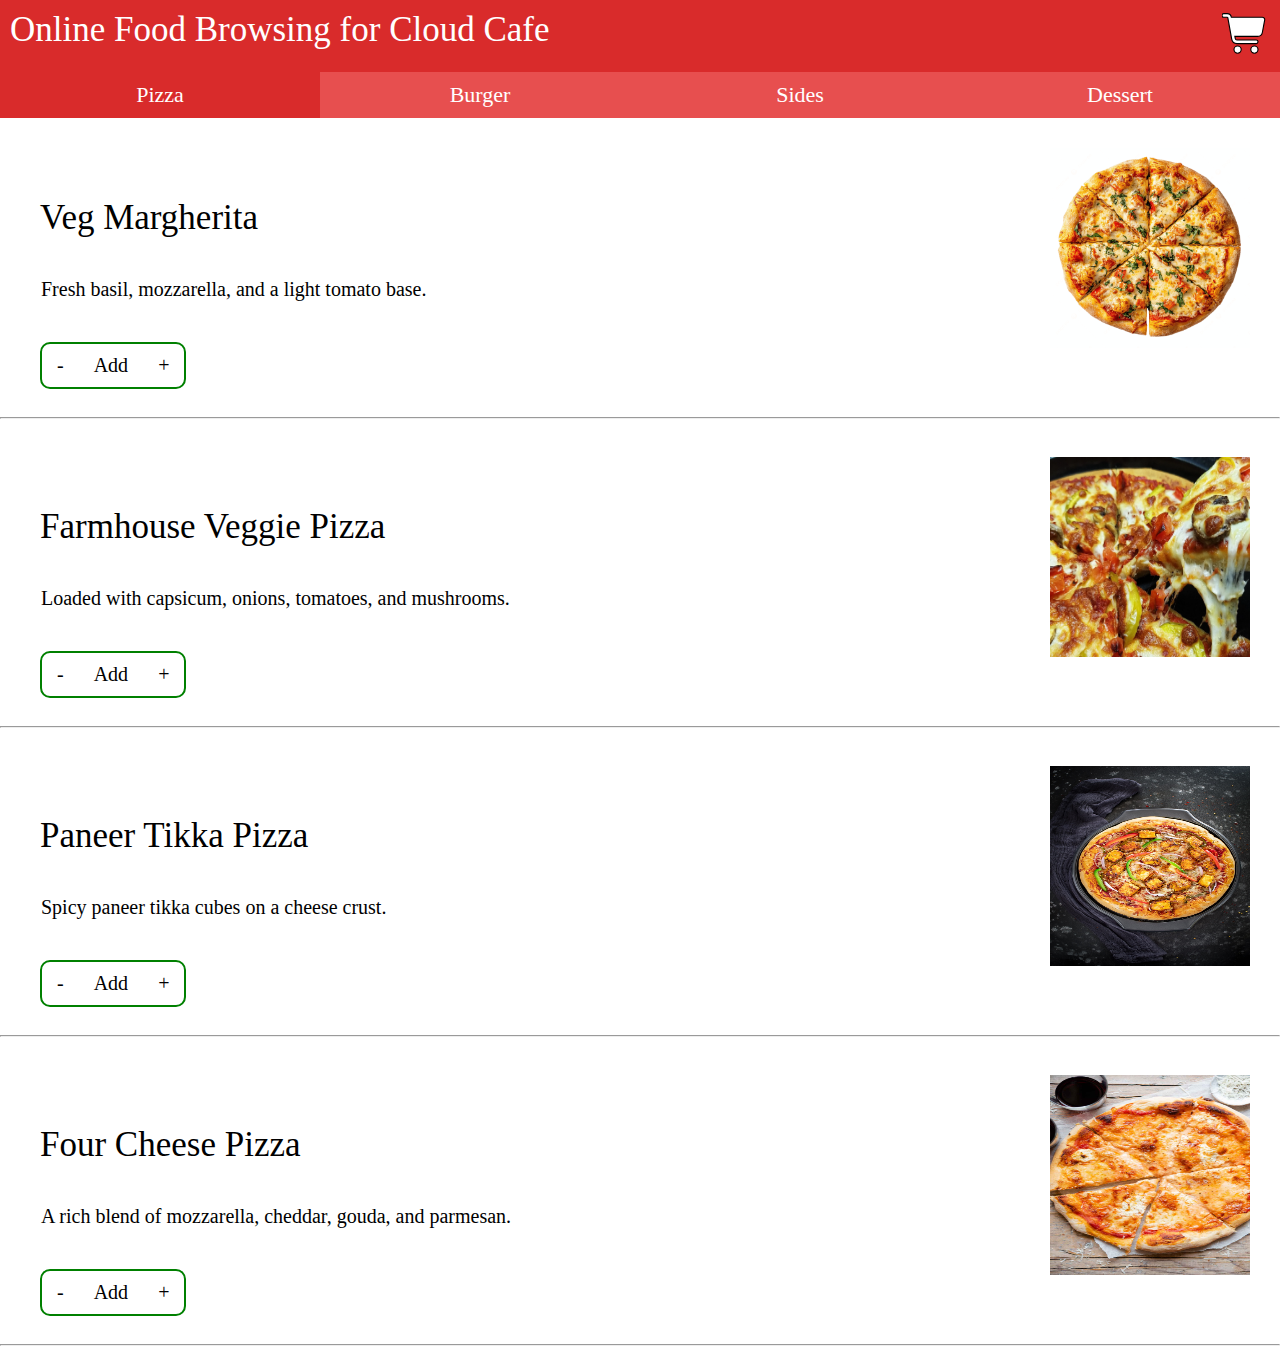
<file: index.html>
<!DOCTYPE html>
<html lang="en">
<head>
    <meta charset="UTF-8">
    <meta name="viewport" content="width=device-width, initial-scale=1.0">
    <title>Document</title>
    <link rel="stylesheet" href="food.css">
    <link rel="stylesheet" href="food1.css">
</head>
<body>
    <div id="title">
        <h2 id="cafe">Online Food Browsing for Cloud Cafe</h2>
        <div id="cart">
            <svg xmlns="http://www.w3.org/2000/svg" viewBox="0 0 640 640" id="car"><path d="M24 48C10.7 48 0 58.7 0 72C0 85.3 10.7 96 24 96L69.3 96C73.2 96 76.5 98.8 77.2 102.6L129.3 388.9C135.5 423.1 165.3 448 200.1 448L456 448C469.3 448 480 437.3 480 424C480 410.7 469.3 400 456 400L200.1 400C188.5 400 178.6 391.7 176.5 380.3L171.4 352L475 352C505.8 352 532.2 330.1 537.9 299.8L568.9 133.9C572.6 114.2 557.5 96 537.4 96L124.7 96L124.3 94C119.5 67.4 96.3 48 69.2 48L24 48zM208 576C234.5 576 256 554.5 256 528C256 501.5 234.5 480 208 480C181.5 480 160 501.5 160 528C160 554.5 181.5 576 208 576zM432 576C458.5 576 480 554.5 480 528C480 501.5 458.5 480 432 480C405.5 480 384 501.5 384 528C384 554.5 405.5 576 432 576z"/></svg>
        </div>
    </div>
    <div id="browse">
        <div id="pizza">
            <a href="index.html">Pizza</a>
        </div>
        <div id="burger">
            <a href="food2.html">Burger</a>
        </div>
        <div id="sides">
            <a href="food3.html">Sides</a>
        </div>
        <div id="dessert">
            <a href="food4.html">Dessert</a>
        </div>
    </div>
    <div class="piz1">
        <div>
            <p class="name">Veg Margherita</p>
            <p>Fresh basil, mozzarella, and a light tomato base.</p>
            <div class="acart">
                <div class="minus">
                    <p>-</p>
                </div>
                <div class="Add">
                    <p>Add</p>
                </div>
                <div class="plus">
                    <p>+</p>
                </div>
            </div>
        </div>
        <img src="piz1.jpg">
    </div>
    <hr>
    <div class="piz1">
        <div>
            <p class="name">Farmhouse Veggie Pizza</p>
            <p>Loaded with capsicum, onions, tomatoes, and mushrooms.</p>
            <div class="acart">
                <div class="minus">
                    <p>-</p>
                </div>
                <div class="Add">
                    <p>Add</p>
                </div>
                <div class="plus">
                    <p>+</p>
                </div>
            </div>
        </div>
        <img src="piz2.jpg">
        
    </div>
    <hr>
    <div class="piz1"> 
        <div>
            <p class="name">Paneer Tikka Pizza</p>
            <p>Spicy paneer tikka cubes on a cheese crust.</p>
            <div class="acart">
                <div class="minus">
                    <p>-</p>
                </div>
                <div class="Add">
                    <p>Add</p>
                </div>
                <div class="plus">
                    <p>+</p>
                </div>
            </div>
        </div>
        <img src="piz3.jpg">
    </div>
    <hr>
    <div class="piz1">
        <div>
            <p class="name">Four Cheese Pizza</p>
            <p>A rich blend of mozzarella, cheddar, gouda, and parmesan.</p>
            <div class="acart">
                <div class="minus">
                    <p>-</p>
                </div>
                <div class="Add">
                    <p>Add</p>
                </div>
                <div class="plus">
                    <p>+</p>
                </div>
            </div>
        </div>
        <img src="piz4.jpg">
    </div>
    <hr>

    <script src="food.js"></script>
    
</body>
</html>
</file>
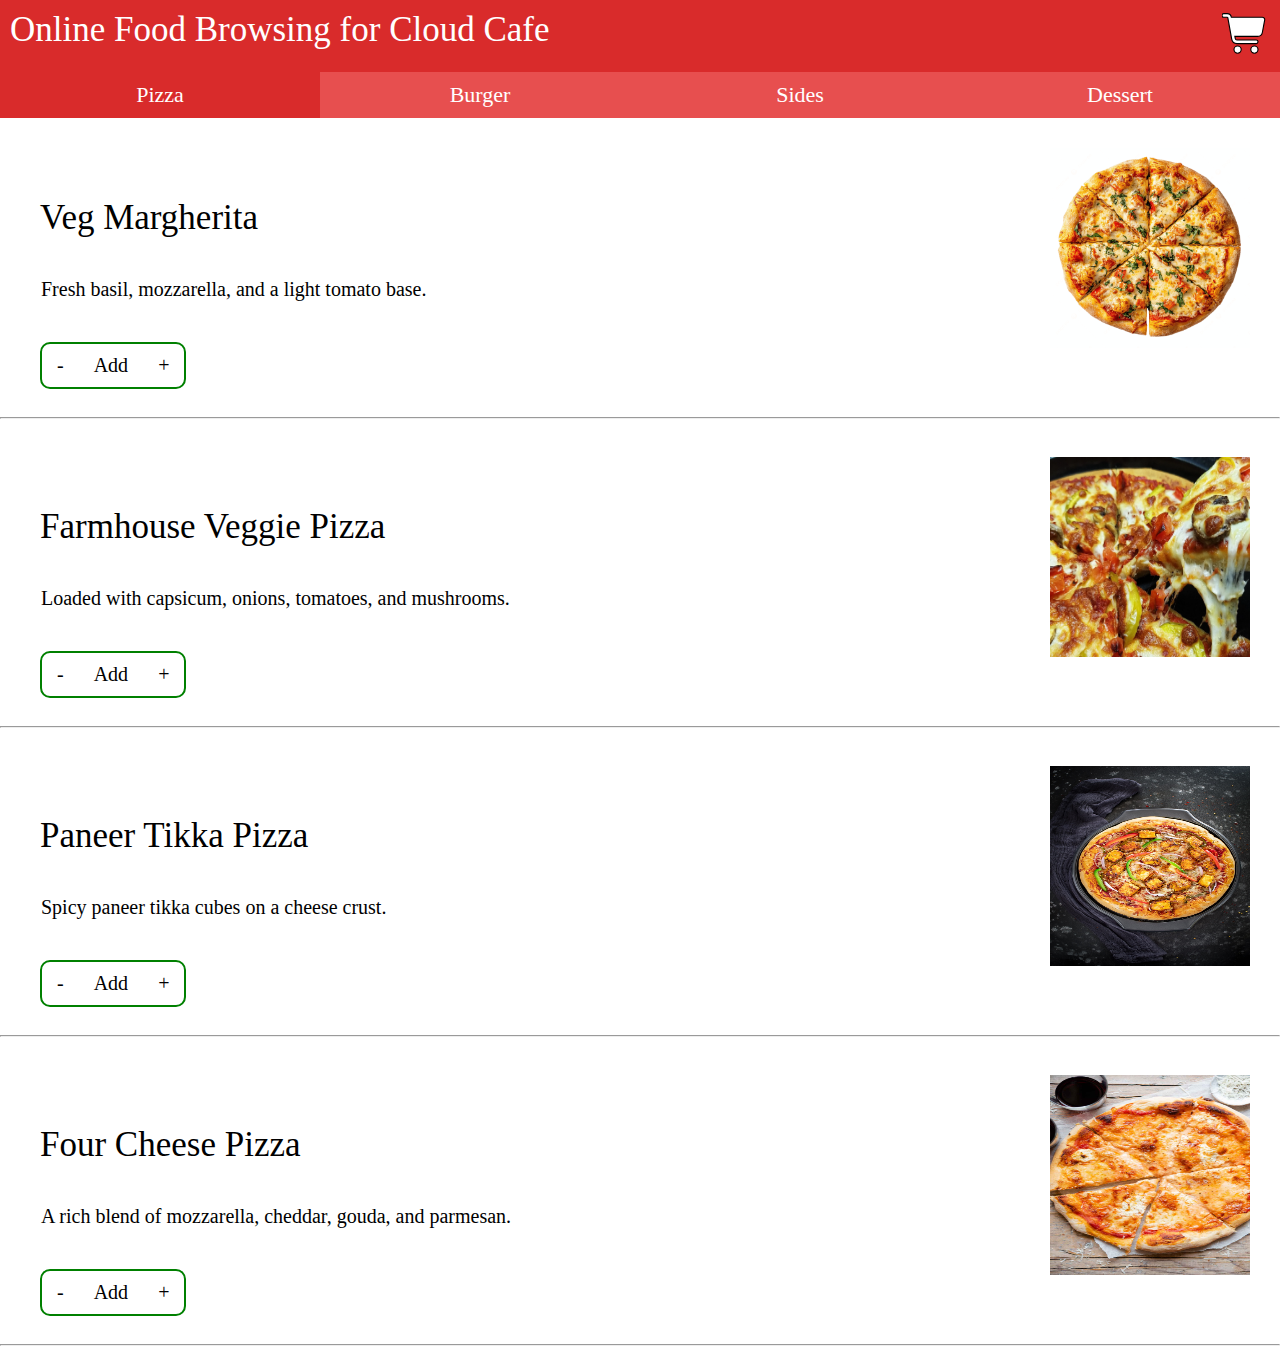
<file: food1.html>
<!DOCTYPE html>
<html lang="en">
<head>
    <meta charset="UTF-8">
    <meta name="viewport" content="width=device-width, initial-scale=1.0">
    <title>Document</title>
    <link rel="stylesheet" href="food.css">
    <link rel="stylesheet" href="food1.css">
</head>
<body>
    <div id="title">
        <h2 id="cafe">Online Food Browsing for Cloud Cafe</h2>
        <div id="cart">
            <svg xmlns="http://www.w3.org/2000/svg" viewBox="0 0 640 640" id="car"><path d="M24 48C10.7 48 0 58.7 0 72C0 85.3 10.7 96 24 96L69.3 96C73.2 96 76.5 98.8 77.2 102.6L129.3 388.9C135.5 423.1 165.3 448 200.1 448L456 448C469.3 448 480 437.3 480 424C480 410.7 469.3 400 456 400L200.1 400C188.5 400 178.6 391.7 176.5 380.3L171.4 352L475 352C505.8 352 532.2 330.1 537.9 299.8L568.9 133.9C572.6 114.2 557.5 96 537.4 96L124.7 96L124.3 94C119.5 67.4 96.3 48 69.2 48L24 48zM208 576C234.5 576 256 554.5 256 528C256 501.5 234.5 480 208 480C181.5 480 160 501.5 160 528C160 554.5 181.5 576 208 576zM432 576C458.5 576 480 554.5 480 528C480 501.5 458.5 480 432 480C405.5 480 384 501.5 384 528C384 554.5 405.5 576 432 576z"/></svg>
        </div>
    </div>
    <div id="browse">
        <div id="pizza">
            <a href="food1.html">Pizza</a>
        </div>
        <div id="burger">
            <a href="food2.html">Burger</a>
        </div>
        <div id="sides">
            <a href="food3.html">Sides</a>
        </div>
        <div id="dessert">
            <a href="food4.html">Dessert</a>
        </div>
    </div>
    <div class="piz1">
        <div>
            <p class="name">Veg Margherita</p>
            <p>Fresh basil, mozzarella, and a light tomato base.</p>
            <div class="acart">
                <div class="minus">
                    <p>-</p>
                </div>
                <div class="Add">
                    <p>Add</p>
                </div>
                <div class="plus">
                    <p>+</p>
                </div>
            </div>
        </div>
        <img src="piz1.jpg">
    </div>
    <hr>
    <div class="piz1">
        <div>
            <p class="name">Farmhouse Veggie Pizza</p>
            <p>Loaded with capsicum, onions, tomatoes, and mushrooms.</p>
            <div class="acart">
                <div class="minus">
                    <p>-</p>
                </div>
                <div class="Add">
                    <p>Add</p>
                </div>
                <div class="plus">
                    <p>+</p>
                </div>
            </div>
        </div>
        <img src="piz2.jpg">
        
    </div>
    <hr>
    <div class="piz1"> 
        <div>
            <p class="name">Paneer Tikka Pizza</p>
            <p>Spicy paneer tikka cubes on a cheese crust.</p>
            <div class="acart">
                <div class="minus">
                    <p>-</p>
                </div>
                <div class="Add">
                    <p>Add</p>
                </div>
                <div class="plus">
                    <p>+</p>
                </div>
            </div>
        </div>
        <img src="piz3.jpg">
    </div>
    <hr>
    <div class="piz1">
        <div>
            <p class="name">Four Cheese Pizza</p>
            <p>A rich blend of mozzarella, cheddar, gouda, and parmesan.</p>
            <div class="acart">
                <div class="minus">
                    <p>-</p>
                </div>
                <div class="Add">
                    <p>Add</p>
                </div>
                <div class="plus">
                    <p>+</p>
                </div>
            </div>
        </div>
        <img src="piz4.jpg">
    </div>
    <hr>

    <script src="food.js"></script>
    
</body>
</html>
</file>
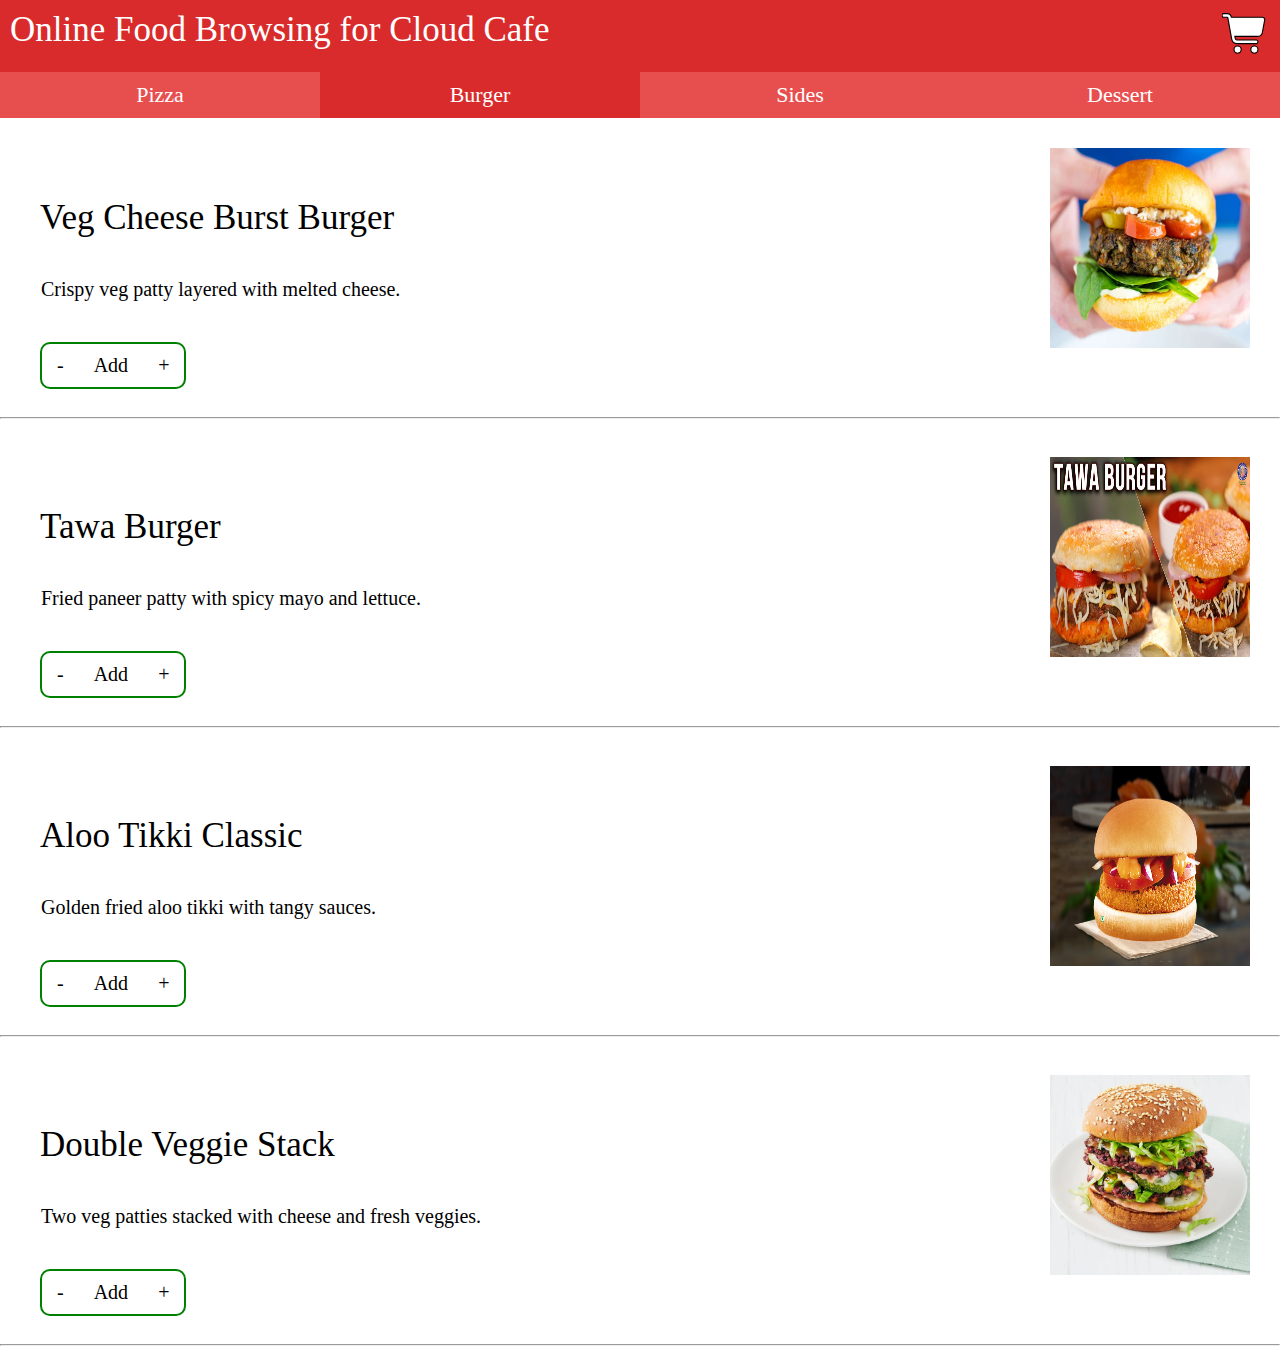
<file: food2.html>
<!DOCTYPE html>
<html lang="en">
<head>
    <meta charset="UTF-8">
    <meta name="viewport" content="width=device-width, initial-scale=1.0">
    <title>Document</title>
    <link rel="stylesheet" href="food.css">
    <link rel="stylesheet" href="food2.css">
</head>
<body>
    <div id="title">
        <h2 id="cafe">Online Food Browsing for Cloud Cafe</h2>
        <div id="cart">
            <svg xmlns="http://www.w3.org/2000/svg" viewBox="0 0 640 640" id="car"><path d="M24 48C10.7 48 0 58.7 0 72C0 85.3 10.7 96 24 96L69.3 96C73.2 96 76.5 98.8 77.2 102.6L129.3 388.9C135.5 423.1 165.3 448 200.1 448L456 448C469.3 448 480 437.3 480 424C480 410.7 469.3 400 456 400L200.1 400C188.5 400 178.6 391.7 176.5 380.3L171.4 352L475 352C505.8 352 532.2 330.1 537.9 299.8L568.9 133.9C572.6 114.2 557.5 96 537.4 96L124.7 96L124.3 94C119.5 67.4 96.3 48 69.2 48L24 48zM208 576C234.5 576 256 554.5 256 528C256 501.5 234.5 480 208 480C181.5 480 160 501.5 160 528C160 554.5 181.5 576 208 576zM432 576C458.5 576 480 554.5 480 528C480 501.5 458.5 480 432 480C405.5 480 384 501.5 384 528C384 554.5 405.5 576 432 576z"/></svg>
        </div>
    </div>
    <div id="browse">
        <div id="pizza">
            <a href="food1.html">Pizza</a>
        </div>
        <div id="burger">
            <a href="food2.html">Burger</a>
        </div>
        <div id="sides">
            <a href="food3.html">Sides</a>
        </div>
        <div id="dessert">
            <a href="food4.html">Dessert</a>
        </div>
    </div>
    <div class="bur">
        <div>
            <p class="name">Veg Cheese Burst Burger</p>
            <p>Crispy veg patty layered with melted cheese.</p>
            <div class="acart">
                <div class="minus">
                    <p>-</p>
                </div>
                <div class="Add">
                    <p>Add</p>
                </div>
                <div class="plus">
                    <p>+</p>
                </div>
            </div>
        </div>
        <img src="bur1.jpg">
    </div>
    <hr>
    <div class="bur">
        <div>
            <p class="name">Tawa Burger</p>
            <p>Fried paneer patty with spicy mayo and lettuce.</p>
            <div class="acart">
                <div class="minus">
                    <p>-</p>
                </div>
                <div class="Add">
                    <p>Add</p>
                </div>
                <div class="plus">
                    <p>+</p>
                </div>
            </div>
        </div>
        <img src="bur2.jpg">
    </div>
    <hr>
    <div class="bur">
        <div>
            <p class="name">Aloo Tikki Classic</p>
            <p>Golden fried aloo tikki with tangy sauces.</p>
            <div class="acart">
                <div class="minus">
                    <p>-</p>
                </div>
                <div class="Add">
                    <p>Add</p>
                </div>
                <div class="plus">
                    <p>+</p>
                </div>
            </div>
        </div>
        <img src="bur3.jpg">
    </div>
    <hr>
    <div class="bur">
        <div>
            <p class="name">Double Veggie Stack</p>
            <p>Two veg patties stacked with cheese and fresh veggies.</p>
            <div class="acart">
                <div class="minus">
                    <p>-</p>
                </div>
                <div class="Add">
                    <p>Add</p>
                </div>
                <div class="plus">
                    <p>+</p>
                </div>
            </div>
        </div>
        <img src="bur4.jpg">
    </div>
    <hr>
    <script src="food.js"></script>
    
</body>
</html>
</file>
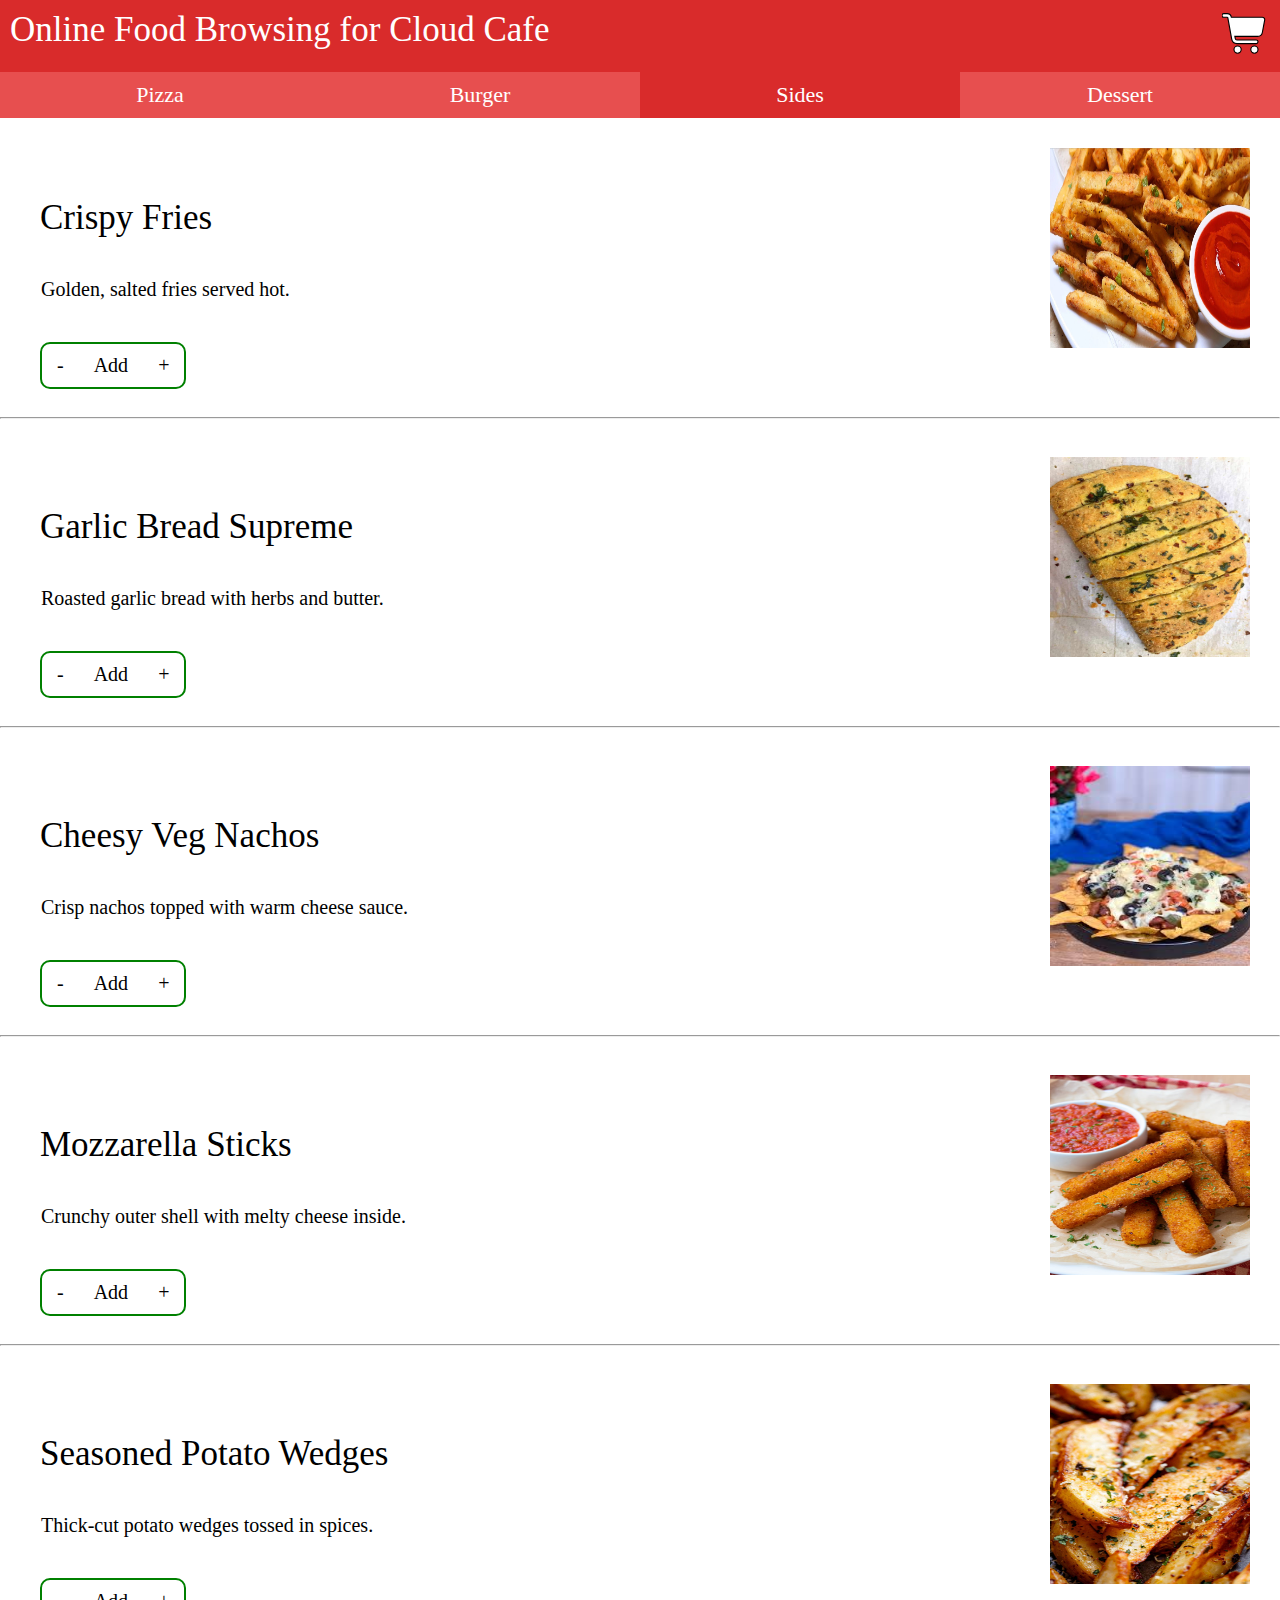
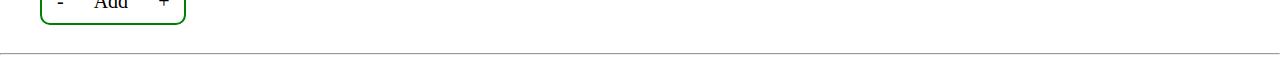
<file: food3.html>
<!DOCTYPE html>
<html lang="en">
<head>
    <meta charset="UTF-8">
    <meta name="viewport" content="width=device-width, initial-scale=1.0">
    <title>Document</title>
    <link rel="stylesheet" href="food.css">
    <link rel="stylesheet" href="food3.css">
</head>
<body>
    <div id="title">
        <h2 id="cafe">Online Food Browsing for Cloud Cafe</h2>
        <div id="cart">
            <svg xmlns="http://www.w3.org/2000/svg" viewBox="0 0 640 640" id="car"><path d="M24 48C10.7 48 0 58.7 0 72C0 85.3 10.7 96 24 96L69.3 96C73.2 96 76.5 98.8 77.2 102.6L129.3 388.9C135.5 423.1 165.3 448 200.1 448L456 448C469.3 448 480 437.3 480 424C480 410.7 469.3 400 456 400L200.1 400C188.5 400 178.6 391.7 176.5 380.3L171.4 352L475 352C505.8 352 532.2 330.1 537.9 299.8L568.9 133.9C572.6 114.2 557.5 96 537.4 96L124.7 96L124.3 94C119.5 67.4 96.3 48 69.2 48L24 48zM208 576C234.5 576 256 554.5 256 528C256 501.5 234.5 480 208 480C181.5 480 160 501.5 160 528C160 554.5 181.5 576 208 576zM432 576C458.5 576 480 554.5 480 528C480 501.5 458.5 480 432 480C405.5 480 384 501.5 384 528C384 554.5 405.5 576 432 576z"/></svg>
        </div>
    </div>
    <div id="browse">
        <div id="pizza">
            <a href="index.html">Pizza</a>
        </div>
        <div id="burger">
            <a href="food2.html">Burger</a>
        </div>
        <div id="sides">
            <a href="food3.html">Sides</a>
        </div>
        <div id="dessert">
            <a href="food4.html">Dessert</a>
        </div>
    </div>
    <div class="sid">
        <div>
            <p class="name">Crispy Fries</p>
            <p>Golden, salted fries served hot.</p>
            <div class="acart">
                <div class="minus">
                    <p>-</p>
                </div>
                <div class="Add">
                    <p>Add</p>
                </div>
                <div class="plus">
                    <p>+</p>
                </div>
            </div>
        </div>
        <img src="sid1.jpg">
    </div>
    <hr>
    <div class="sid">
        <div>
            <p class="name">Garlic Bread Supreme</p>
            <p>Roasted garlic bread with herbs and butter.</p>
            <div class="acart">
                <div class="minus">
                    <p>-</p>
                </div>
                <div class="Add">
                    <p>Add</p>
                </div>
                <div class="plus">
                    <p>+</p>
                </div>
            </div>
        </div>
        <img src="sid2.jpg">
    </div>
    <hr>
    <div class="sid">
        <div>
            <p class="name">Cheesy Veg Nachos</p>
            <p>Crisp nachos topped with warm cheese sauce.</p>
            <div class="acart">
                <div class="minus">
                    <p>-</p>
                </div>
                <div class="Add">
                    <p>Add</p>
                </div>
                <div class="plus">
                    <p>+</p>
                </div>
            </div>
        </div>
        <img src="sid3.jpg">
    </div>
    <hr>
    <div class="sid">
        <div>
            <p class="name">Mozzarella Sticks</p>
            <p>Crunchy outer shell with melty cheese inside.</p>
            <div class="acart">
                <div class="minus">
                    <p>-</p>
                </div>
                <div class="Add">
                    <p>Add</p>
                </div>
                <div class="plus">
                    <p>+</p>
                </div>
            </div>
        </div>
        <img src="sid4.jpg">
    </div>
    <hr><div class="sid">
        <div>
            <p class="name">Seasoned Potato Wedges</p>
            <p>Thick-cut potato wedges tossed in spices.</p>
            <div class="acart">
                <div class="minus">
                    <p>-</p>
                </div>
                <div class="Add">
                    <p>Add</p>
                </div>
                <div class="plus">
                    <p>+</p>
                </div>
            </div>
        </div>
        <img src="sid5.jpg">
    </div>
    <hr>

    <script src="food.js"></script>
</body>
</html>
</file>
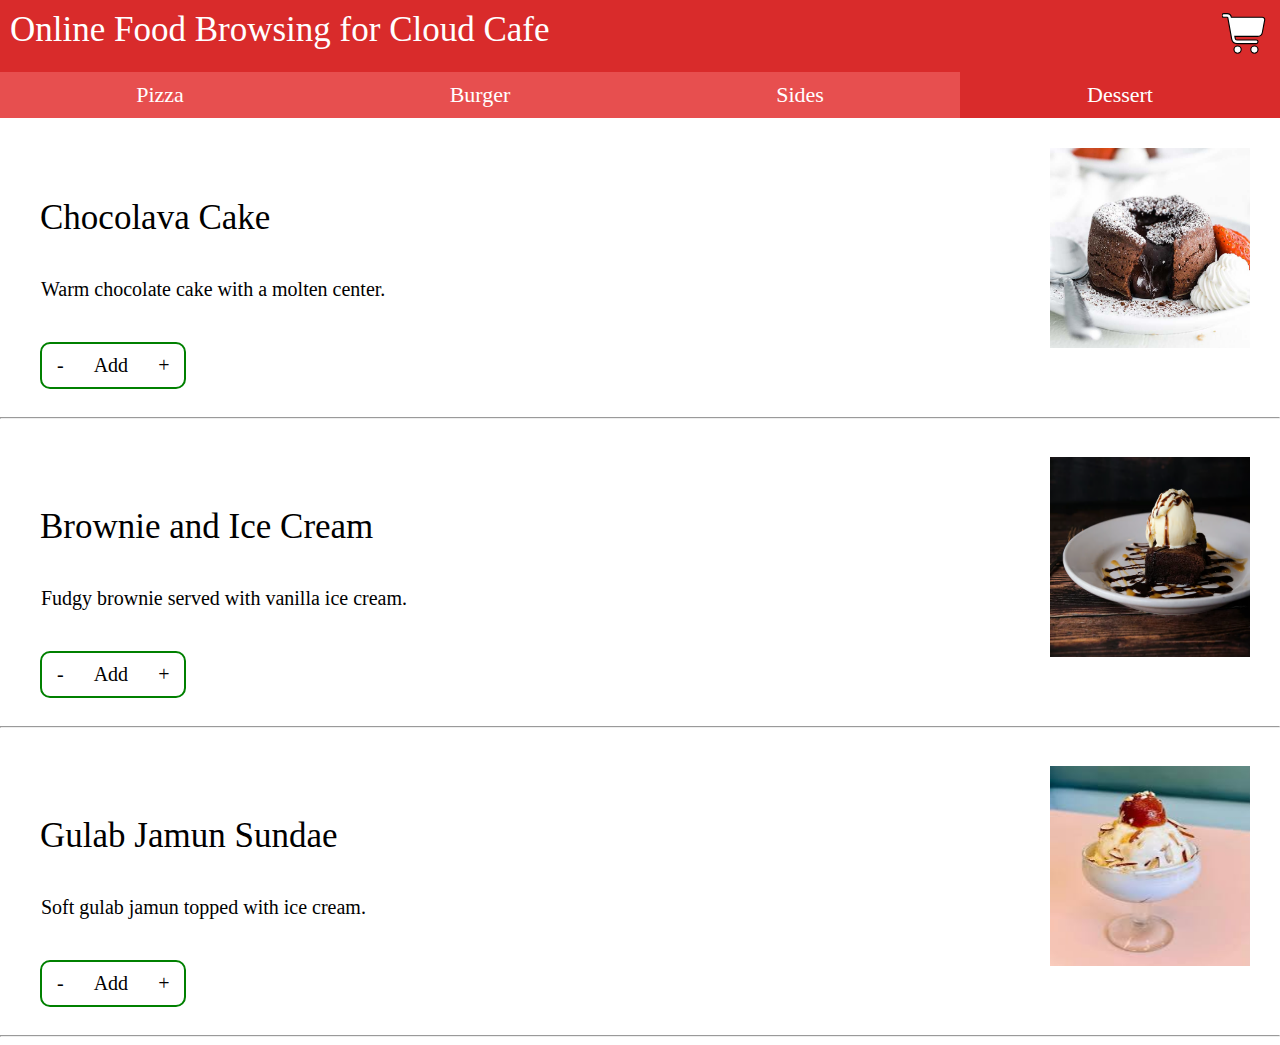
<file: food4.html>
<!DOCTYPE html>
<html lang="en">
<head>
    <meta charset="UTF-8">
    <meta name="viewport" content="width=device-width, initial-scale=1.0">
    <title>Document</title>
    <link rel="stylesheet" href="food.css">
    <link rel="stylesheet" href="food4.css">
</head>
<body>
    <div id="title">
        <h2 id="cafe">Online Food Browsing for Cloud Cafe</h2>
        <div id="cart">
            <svg xmlns="http://www.w3.org/2000/svg" viewBox="0 0 640 640" id="car"><path d="M24 48C10.7 48 0 58.7 0 72C0 85.3 10.7 96 24 96L69.3 96C73.2 96 76.5 98.8 77.2 102.6L129.3 388.9C135.5 423.1 165.3 448 200.1 448L456 448C469.3 448 480 437.3 480 424C480 410.7 469.3 400 456 400L200.1 400C188.5 400 178.6 391.7 176.5 380.3L171.4 352L475 352C505.8 352 532.2 330.1 537.9 299.8L568.9 133.9C572.6 114.2 557.5 96 537.4 96L124.7 96L124.3 94C119.5 67.4 96.3 48 69.2 48L24 48zM208 576C234.5 576 256 554.5 256 528C256 501.5 234.5 480 208 480C181.5 480 160 501.5 160 528C160 554.5 181.5 576 208 576zM432 576C458.5 576 480 554.5 480 528C480 501.5 458.5 480 432 480C405.5 480 384 501.5 384 528C384 554.5 405.5 576 432 576z"/></svg>
        </div>
    </div>
    <div id="browse">
        <div id="pizza">
            <a href="food1.html">Pizza</a>
        </div>
        <div id="burger">
            <a href="food2.html">Burger</a>
        </div>
        <div id="sides">
            <a href="food3.html">Sides</a>
        </div>
        <div id="dessert">
            <a href="food4.html">Dessert</a>
        </div>
    </div>
    <div class="des">
        <div>
            <p class="name">Chocolava Cake</p>
            <p>Warm chocolate cake with a molten center.</p>
            <div class="acart">
                <div class="minus">
                    <p>-</p>
                </div>
                <div class="Add">
                    <p>Add</p>
                </div>
                <div class="plus">
                    <p>+</p>
                </div>
            </div>
        </div>
        <img src="d1.jpg">
    </div>
    <hr>
    <div class="des">
        <div>
            <p class="name">Brownie and Ice Cream</p>
            <p>Fudgy brownie served with vanilla ice cream.</p>
            <div class="acart">
                <div class="minus">
                    <p>-</p>
                </div>
                <div class="Add">
                    <p>Add</p>
                </div>
                <div class="plus">
                    <p>+</p>
                </div>
            </div>
        </div>
        <img src="d2.jpg">
    </div>
    <hr>
    <div class="des">
        <div>
            <p class="name">Gulab Jamun Sundae</p>
            <p>Soft gulab jamun topped with ice cream.</p>
            <div class="acart">
                <div class="minus">
                    <p>-</p>
                </div>
                <div class="Add">
                    <p>Add</p>
                </div>
                <div class="plus">
                    <p>+</p>
                </div>
            </div>
        </div>
        <img src="d3.jpg">
    </div>
    <hr>
    <script src="food.js"></script>
    
</body>
</html>
</file>
<file: food.css>
body{
    margin: 0;

}
#title{
    background-color: rgb(217, 43, 43);
    margin: 0;
    display: flex;
    justify-content:space-between;
    
}
#car{
    height: 3em;
    margin: 10px;
    fill: white;
    stroke: black;
    stroke-width: 15px;

}
#cart{
    display: inline-block;
    margin-right: 20px;
    margin: 0;
}
#cart:hover{
    background-color: rgb(218, 4, 4);
    display: flex;
    justify-content: end;
    display: inline-block;
    cursor:pointer;
}

h2{
    margin: 10px;
}
#cafe{
    color: white;
    font-family:Baskerviller;
    font-weight: 100;
    font-size: 35px;
    margin-left: 10px;
    margin-bottom: 0;
}
#browse{
    background-color: rgb(231, 79, 79);
    display: flex;
    justify-content: space-evenly;
    margin: 0;
}
#pizza a   , #burger a , #sides a , #dessert a{    
    color: white;
    margin: 0;
    padding: 10px;
    font-size: 22px;
    text-decoration: None;
}
#pizza:hover , #burger:hover , #sides:hover , #dessert:hover{
    background-color: rgb(217, 43, 43);
    transition: 0.5s;
    cursor: pointer;
}
#browse div {
    width: 25%;
    display: flex;
    justify-content: center;
}
h3{
    margin: 0;
    padding: 10px;
}
.acart{
    display: inline-flex;
    border: solid green 2px;
    border-radius: 10px ;
    margin: 0;
    margin-bottom: 20px;
    margin-left: 40px;
   
}
.acart div{
    margin: 0;
    padding: 0;
}
.acart p {
    font-size: 20px;
    margin: 0;
    padding: 10px 15px;    
}
.acart p:hover {
    font-size: 20px;
    margin: 0;
    padding: 10px 15px;   
    cursor: pointer; 
}
</file>
<file: food1.css>
.piz1 img{ 
    height: 200px;
    width: 200px;
    margin: 30px;
    
    
}
.piz1{
    display: flex;
    justify-content: space-between;
} 
.name {
    font-size: 35px;
    margin: 40px;
    margin-top: 80px;
}
p{
    margin: 41px;
    margin-top: 25px;
    font-size: 20px;
}

#pizza{
    background-color: rgb(217, 43, 43);
}
</file>
<file: food2.css>
#burger{
    background-color: rgb(217, 43, 43);
}
.bur img{ 
    height: 200px;
    width: 200px;
    margin: 30px;
    
    
}
.bur{
    display: flex;
    justify-content: space-between;
}
.name {
    font-size: 35px;
    margin: 40px;
    margin-top: 80px;
}
p{
    margin: 41px;
    margin-top: 25px;
    font-size: 20px;
}
</file>
<file: food3.css>
.sid img{ 
    height: 200px;
    width: 200px;
    margin: 30px;
    
    
}
.sid{
    display: flex;
    justify-content: space-between;
}
.name {
    font-size: 35px;
    margin: 40px;
    margin-top: 80px;
}
p{
    margin: 41px;
    margin-top: 25px;
    font-size: 20px;
}

#sides{
    background-color: rgb(217, 43, 43);
}
</file>
<file: food4.css>
.des img{ 
    height: 200px;
    width: 200px;
    margin: 30px;
    
    
}
.des{
    display: flex;
    justify-content: space-between;
}
.name {
    font-size: 35px;
    margin: 40px;
    margin-top: 80px;
}
p{
    margin: 41px;
    margin-top: 25px;
    font-size: 20px;
}

#dessert{
    background-color: rgb(217, 43, 43);
}
</file>
